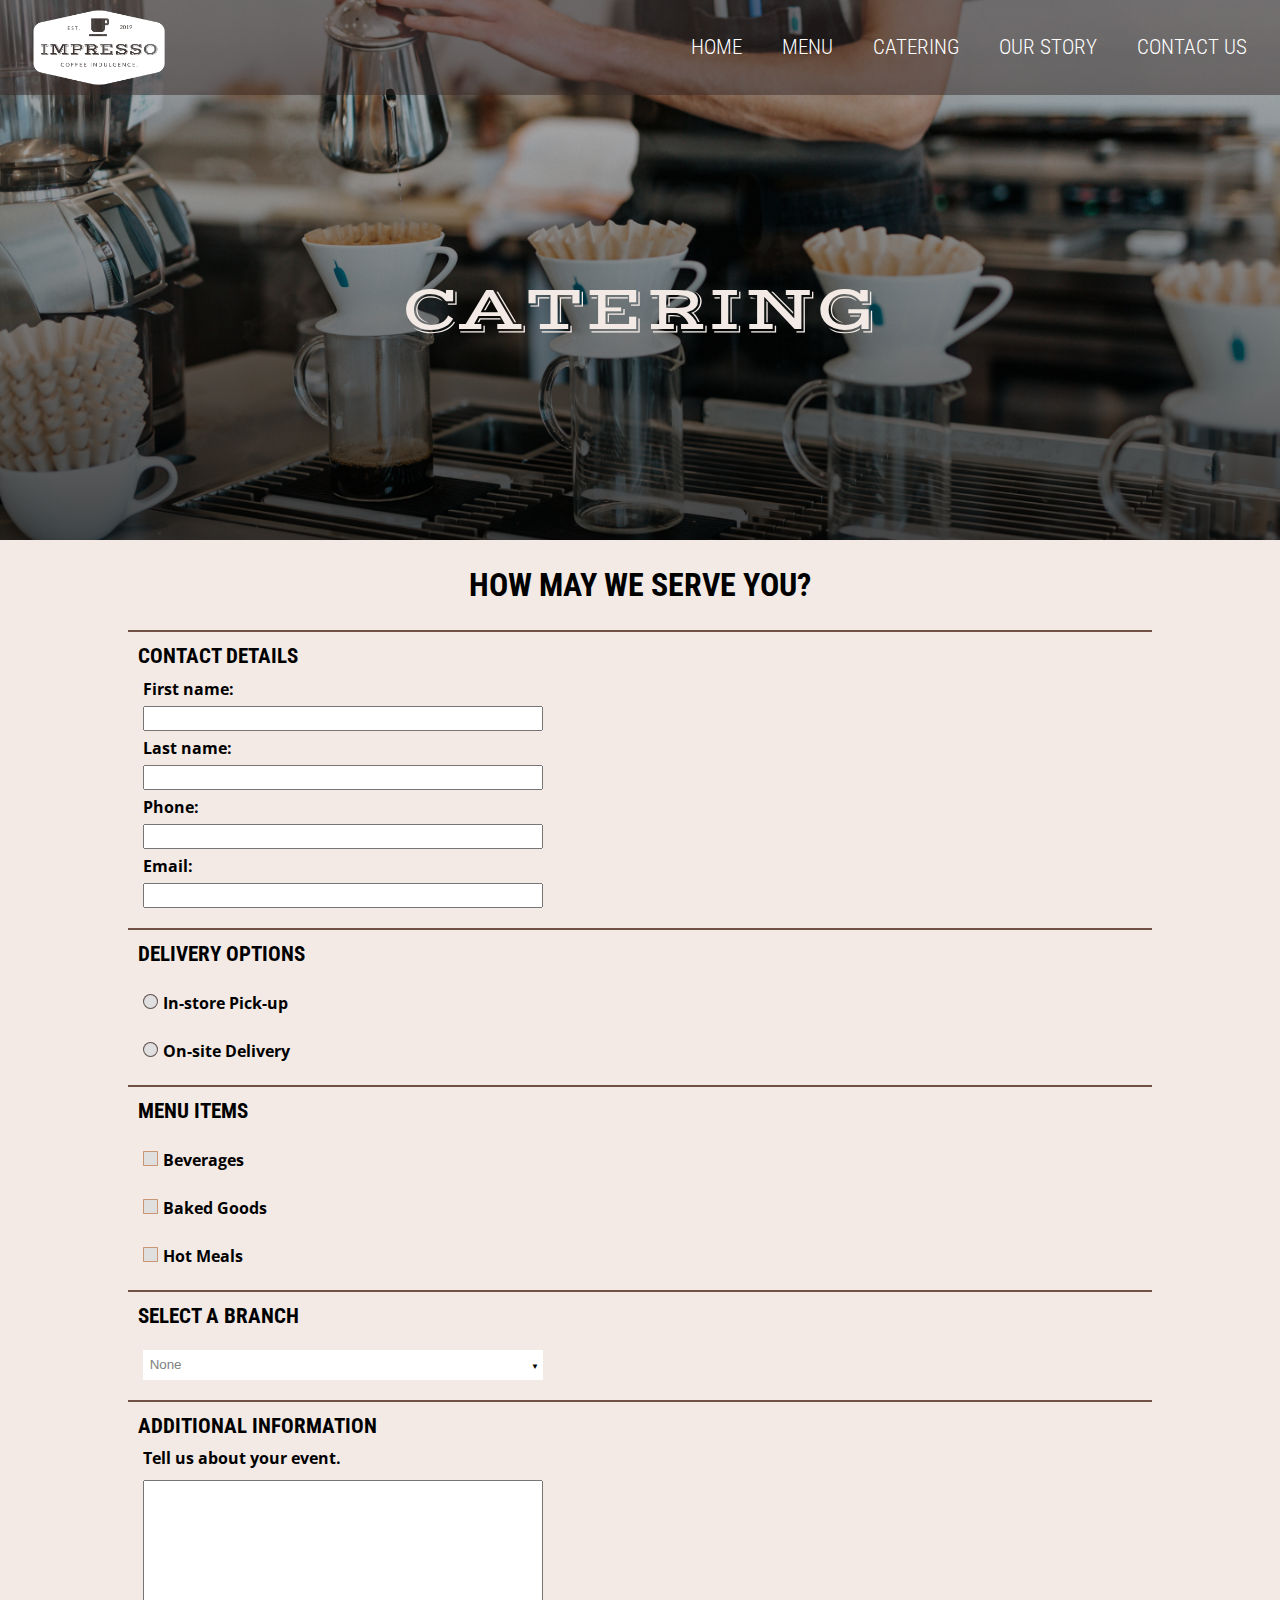
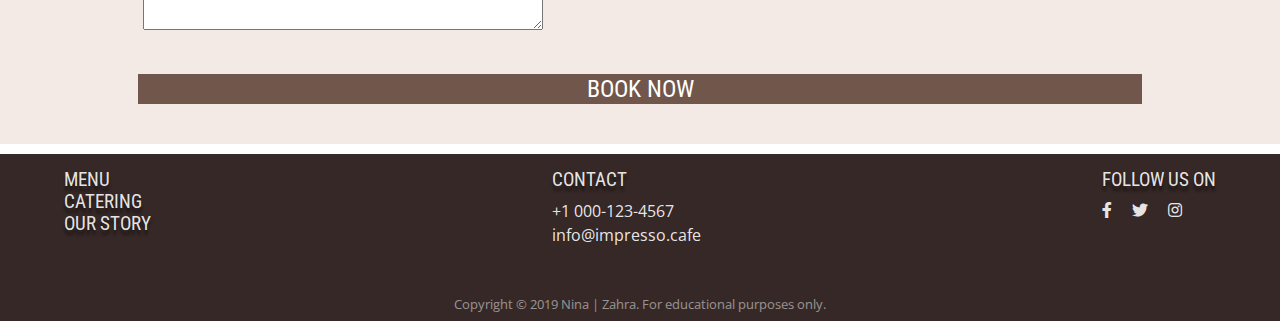
<file: catering.html>
<!DOCTYPE html>
<html lang="en">
<head>
    <meta charset="UTF-8">
    <meta name="viewport" content="width=device-width, initial-scale=1.0">
    <meta http-equiv="X-UA-Compatible" content="ie=edge">
    <!--FAVICON -->
    <link rel="apple-touch-icon-precomposed" sizes="57x57" href="images/favicons/apple-touch-icon-57x57.png" />
    <link rel="apple-touch-icon-precomposed" sizes="114x114" href="images/favicons/apple-touch-icon-114x114.png" />
    <link rel="apple-touch-icon-precomposed" sizes="72x72" href="images/favicons/apple-touch-icon-72x72.png" />
    <link rel="apple-touch-icon-precomposed" sizes="144x144" href="images/favicons/apple-touch-icon-144x144.png" />
    <link rel="apple-touch-icon-precomposed" sizes="60x60" href="images/favicons/apple-touch-icon-60x60.png" />
    <link rel="apple-touch-icon-precomposed" sizes="120x120" href="images/favicons/apple-touch-icon-120x120.png" />
    <link rel="apple-touch-icon-precomposed" sizes="76x76" href="images/favicons/apple-touch-icon-76x76.png" />
    <link rel="apple-touch-icon-precomposed" sizes="152x152" href="images/favicons/apple-touch-icon-152x152.png" />
    <link rel="icon" type="image/png" href="images/favicons/favicon-196x196.png" sizes="196x196" />
    <link rel="icon" type="image/png" href="images/favicons/favicon-96x96.png" sizes="96x96" />
    <link rel="icon" type="image/png" href="images/favicons/favicon-32x32.png" sizes="32x32" />
    <link rel="icon" type="image/png" href="images/favicons/favicon-16x16.png" sizes="16x16" />
    <link rel="icon" type="image/png" href="images/favicons/favicon-128.png" sizes="128x128" />
    <meta name="application-name" content="&nbsp;"/>
    <meta name="msapplication-TileColor" content="#FFFFFF" />
    <meta name="msapplication-TileImage" content="mstile-144x144.png" />
    <meta name="msapplication-square70x70logo" content="mstile-70x70.png" />
    <meta name="msapplication-square150x150logo" content="mstile-150x150.png" />
    <meta name="msapplication-wide310x150logo" content="mstile-310x150.png" />
    <meta name="msapplication-square310x310logo" content="mstile-310x310.png" />
    <!-- IMPORTS -->
    <link rel="stylesheet" href="styles/styles.css">
    <link rel="stylesheet" href="https://use.fontawesome.com/releases/v5.8.2/css/all.css">
    <!--TITLE-->
    <title>Catering</title>
</head>
<body class="fade-in">
    <div class="wrapper">
        <div class="catering-wrapper">
            <div class="nav-bar">
                <div class="logo">
                    <a class="mobile" href="index.html"><img src="images/impresso-logo-mug.png" alt="Logo of Impresso for mobile display"></a>
                    <a class="non-mobile" href="index.html"><img src="images/impresso-logo.png" alt="Logo of Impresso for screens larger than small mobile display"></a>
                </div><!--end of logo-->
                <button class="hamburger" id="hamburger">
                        <span class="hamburger-content">
                        <span class="text">Menu</span>
                        <span class="bar"></span>
                    </span><!-- end button-content -->
                </button>
                <div id="menu">
                    <nav>
                        <ul>
                            <li><a href="index.html">Home</a></li>
                            <li><a href="menu.html">Menu</a></li>
                            <li><a href="catering.html">Catering</a></li>
                            <li><a href="our-story.html">Our Story</a></li>
                            <li><a href="contact-us.html">Contact Us</a></li>
                        </ul>
                    </nav>
                </div><!--end of menu-->
            </div><!--end of nav bar-->
            <header>
                <h1 class="fade-up">Catering</h1>
                <div class="catering-bg"></div>
            </header>
            <section>
                <div class="catering-form">
                <h1 class="fade-up">How may we serve you?</h1>
                <form action="/" method="post">
                    <div class="person-details" id="field">
                        <h2>Contact Details</h2>
            
                        <div class="form-item">
                            <label for="firstname">First name: </label>
                            <input type="text" id="firstname" name="firstname">
                        </div><!-- end form-item -->
                    
                        <div class="form-item">
                            <label for="lastname">Last name: </label>
                            <input type="text" id="lastname" name="lastname">
                        </div><!-- end form-item -->

                        <div class="form-item">
                            <label for="phone">Phone: </label>
                            <input type="phone" id="phone" name="phone">
                        </div><!-- end form-item -->
            
                        <div class="form-item">
                            <label for="email">Email: </label>
                            <input type="email" id="email" name="email">
                        </div><!-- end form-item -->
                    </div>

                    <div class="delivery delivery-radio" id="field">
                        <h2>Delivery Options</h2>
            
                        <div class="form-item delivery">
                            <input type="radio" name="delivery-type" id="pick-up">
                            <label for="pick-up"><span>In-store Pick-up </span></label>
                        </div><!-- end form-item -->
                        
                        <div class="form-item delivery">
                            <input type="radio" name="delivery-type" id="delivery">
                            <label for="delivery"><span>On-site Delivery </span></label>
                        </div><!-- end form-item -->	
                    </div>

                    <div class="order" id="field">
                        <h2>Menu Items</h2>
            
                        <div class="form-item">
                            <input type="checkbox" name="catering-items" id="beverages">
                            <label for="beverages"><span>Beverages </span></label>
                        </div><!-- end form-item -->
                        
                        <div class="form-item">
                            <input type="checkbox" name="catering-items" id="baked-goods">
                            <label for="baked goods"><span>Baked Goods </span></label>
                        </div><!-- end form-item -->

                        <div class="form-item">
                            <input type="checkbox" name="catering-items" id="hot-meals">
                            <label for="hot meals"><span>Hot Meals </span></label>
                        </div><!-- end form-item -->
                    </div>
                    
                    <div class="branch" id="field">
                        <h2>Select a Branch</h2>
                        <br>
                        <div class="form-item">
                                <div class="select-wrap">
                                    <select name="branch" id="branch" class="form-item__element form-item__element--select">
                                        <option value="Any" selected>None</option>
                                        <option value="Kitsilano">Kitsilano</option>
                                        <option value="West End">West End</option>
                                        <option value="Olympic Village">Olympic Village</option>
                                    </select>
                                </div>
                        </div><!-- end form-item -->
                    </div>

                    <div class="feedback" id="field">
                        <h2>Additional Information</h2>
            
                        <div class="form-item">
                            <label for="comments">Tell us about your event.</label>
                            <textarea name="comments" id="comments"></textarea>
                        </div>
                    </div>
                    <div class="submit-button">
                        <input value="Book Now" type="submit" disabled="disabled">
                    </div>  
                </form>
            </div>
            </section>
        </div>
        <a href="#" class="return"><i class="fa fa-angle-up"></i></a>
        <footer>
            <div class="row row-footer">
                <!--one column-->
                <div class="three-col footer-main">
                    <a href="menu.html"><h3>Menu</h3></a>
                    <a href="catering.html"><h3>Catering</h3></a>
                    <a href="our-story.html"><h3>Our Story</h3></a>
                </div>
                <!--two column-->
                <div class="three-col">
                    <a href="contact-us.html"><h3>Contact</h3></a>
                    <p><a href="#">+1 000-123-4567</a></p>
                    <p><a href="#">info@impresso.cafe</a></p>
                </div>
                <!--three column-->
                <div class="three-col social">
                    <h3>Follow Us On</h3>
                    <ul>
                        <li><a href="#" class="social facebook"><i class="fab fa-facebook-f"></i></a></li>
                        <li><a href="#" class="social twitter"><i class="fab fa-twitter"></i></a></li>
                        <li><a href="#" class="social instagram"><i class="fab fa-instagram"></i></a></li>
                    </ul>
                </div>
            </div>
            <span><p>Copyright © 2019 Nina | Zahra. For educational purposes only.</p></span>
        </footer>
    </div>      
<!-- JS -->
<script src="scripts/jquery.js"></script>
<script src="scripts/script.js"></script>
</body>
</html>
</file>
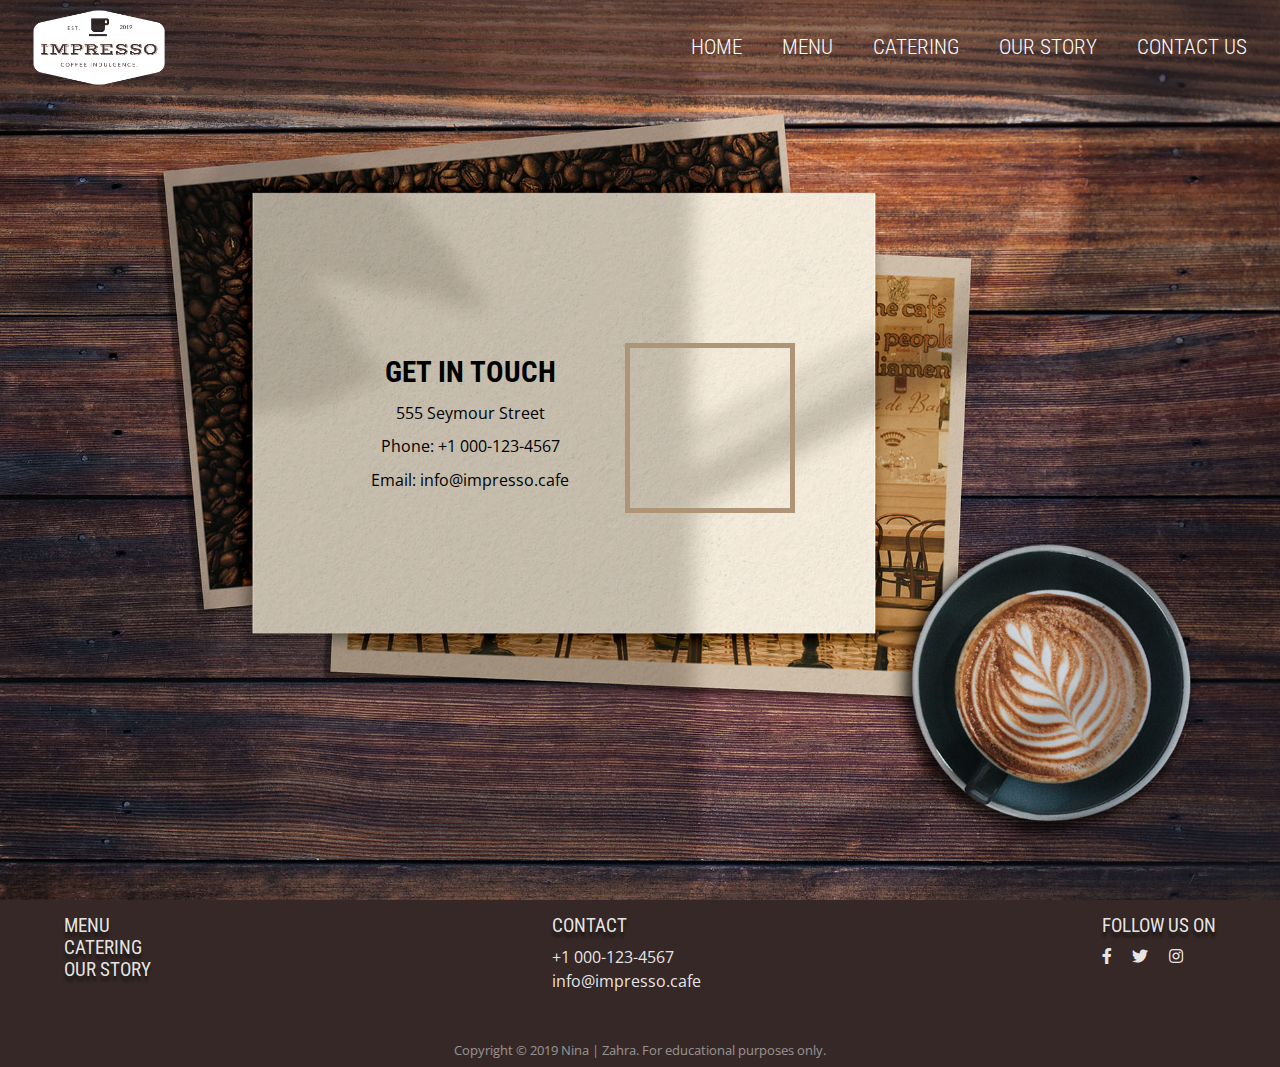
<file: contact-us.html>
<!DOCTYPE html>
<html lang="en">
<head>
    <meta charset="UTF-8">
    <meta name="viewport" content="width=device-width, initial-scale=1.0">
    <meta http-equiv="X-UA-Compatible" content="ie=edge">
    <!--FAVICON -->
    <link rel="apple-touch-icon-precomposed" sizes="57x57" href="images/favicons/apple-touch-icon-57x57.png" />
    <link rel="apple-touch-icon-precomposed" sizes="114x114" href="images/favicons/apple-touch-icon-114x114.png" />
    <link rel="apple-touch-icon-precomposed" sizes="72x72" href="images/favicons/apple-touch-icon-72x72.png" />
    <link rel="apple-touch-icon-precomposed" sizes="144x144" href="images/favicons/apple-touch-icon-144x144.png" />
    <link rel="apple-touch-icon-precomposed" sizes="60x60" href="images/favicons/apple-touch-icon-60x60.png" />
    <link rel="apple-touch-icon-precomposed" sizes="120x120" href="images/favicons/apple-touch-icon-120x120.png" />
    <link rel="apple-touch-icon-precomposed" sizes="76x76" href="images/favicons/apple-touch-icon-76x76.png" />
    <link rel="apple-touch-icon-precomposed" sizes="152x152" href="images/favicons/apple-touch-icon-152x152.png" />
    <link rel="icon" type="image/png" href="images/favicons/favicon-196x196.png" sizes="196x196" />
    <link rel="icon" type="image/png" href="images/favicons/favicon-96x96.png" sizes="96x96" />
    <link rel="icon" type="image/png" href="images/favicons/favicon-32x32.png" sizes="32x32" />
    <link rel="icon" type="image/png" href="images/favicons/favicon-16x16.png" sizes="16x16" />
    <link rel="icon" type="image/png" href="images/favicons/favicon-128.png" sizes="128x128" />
    <meta name="application-name" content="&nbsp;"/>
    <meta name="msapplication-TileColor" content="#FFFFFF" />
    <meta name="msapplication-TileImage" content="mstile-144x144.png" />
    <meta name="msapplication-square70x70logo" content="mstile-70x70.png" />
    <meta name="msapplication-square150x150logo" content="mstile-150x150.png" />
    <meta name="msapplication-wide310x150logo" content="mstile-310x150.png" />
    <meta name="msapplication-square310x310logo" content="mstile-310x310.png" />
    <!-- IMPORTS -->
    <link rel="stylesheet" href="styles/bootstrap.min.css">
    <link rel="stylesheet" href="styles/styles.css">
    <link rel="stylesheet" href="https://use.fontawesome.com/releases/v5.8.2/css/all.css">
    <!--TITLE-->
    <title>Contact Us</title>
</head>
</head>
<body class="fade-in">
    <div class="wrapper">
        <div class="contact-page">
                <div class="nav-bar">
                    <div class="logo">
                        <a class="mobile" href="index.html"><img src="images/impresso-logo-mug.png" alt="Logo of Impresso for mobile display"></a>
                        <a class="non-mobile" href="index.html"><img src="images/impresso-logo.png" alt="Logo of Impresso for screens larger than small mobile display"></a>
                    </div><!--end of logo-->
                    <button class="hamburger" id="hamburger">
                            <span class="hamburger-content">
                            <span class="text">Menu</span>
                            <span class="bar"></span>
                        </span><!-- end button-content -->
                    </button>
                    <div id="menu">
                        <nav>
                            <ul>
                                <li><a href="index.html">Home</a></li>
                                <li><a href="menu.html">Menu</a></li>
                                <li><a href="catering.html">Catering</a></li>
                                <li><a href="our-story.html">Our Story</a></li>
                                <li><a href="contact-us.html">Contact Us</a></li>
                            </ul>
                        </nav>
                    </div><!--end of menu-->
                </div><!--end of nav bar-->
        <main>
            <div class="contact-main">
            <div class="contact-info">
                <!-- <div class="info-item"> -->
                    <h2 class="fade-up">Get in touch</h2>
                    <div class="fade-up">
                        <p class="address">555 Seymour Street</p>
                        <p class="phone">Phone: +1 000-123-4567</p>
                        <p class="email">Email: info@impresso.cafe</p>
                    </div>
                <!-- </div>end of info item -->
                </div><!--end of contact-info-->
            <div class="map-container">
            <div class="map fade-up">
                <iframe src="https://www.google.com/maps/embed?pb=!1m18!1m12!1m3!1d10410.510935228122!2d-123.12398810290156!3d49.283450770919906!2m3!1f0!2f0!3f0!3m2!1i1024!2i768!4f13.1!3m3!1m2!1s0x54867178c6f02ee1%3A0xb4e03bf432e66714!2sBCIT%20Downtown%20Campus!5e0!3m2!1sen!2sca!4v1574272980405!5m2!1sen!2sca"  allowfullscreen=""></iframe>            </div> <!--end of map-->
        </div><!--end of map-container-->
        </div><!--end of contact main-->
        </main>
    </div><!--end of contact page-->
    <a href="#" class="return"><i class="fa fa-angle-up"></i></a>
        <footer>
            <div class="row row-footer">
                <!--one column-->
                <div class="three-col footer-main">
                    <a href="menu.html"><h3>Menu</h3></a>
                    <a href="catering.html"><h3>Catering</h3></a>
                    <a href="our-story.html"><h3>Our Story</h3></a>
                </div>
                <!--two column-->
                <div class="three-col">
                    <a href="contact-us.html"><h3>Contact</h3></a>
                    <p><a href="#">+1 000-123-4567</a></p>
                    <p><a href="#">info@impresso.cafe</a></p>
                </div>
                <!--three column-->
                <div class="three-col social">
                    <h3>Follow Us On</h3>
                    <ul>
                        <li><a href="#" class="social facebook"><i class="fab fa-facebook-f"></i></a></li>
                        <li><a href="#" class="social twitter"><i class="fab fa-twitter"></i></a></li>
                        <li><a href="#" class="social instagram"><i class="fab fa-instagram"></i></a></li>
                    </ul>
                </div>
            </div>
            <span><p>Copyright © 2019 Nina | Zahra. For educational purposes only.</p></span>
        </footer>
    </div>      
<!-- JS -->
<script src="scripts/jquery.js"></script>
<script src="scripts/script.js"></script>  
</body>
</html>
</file>
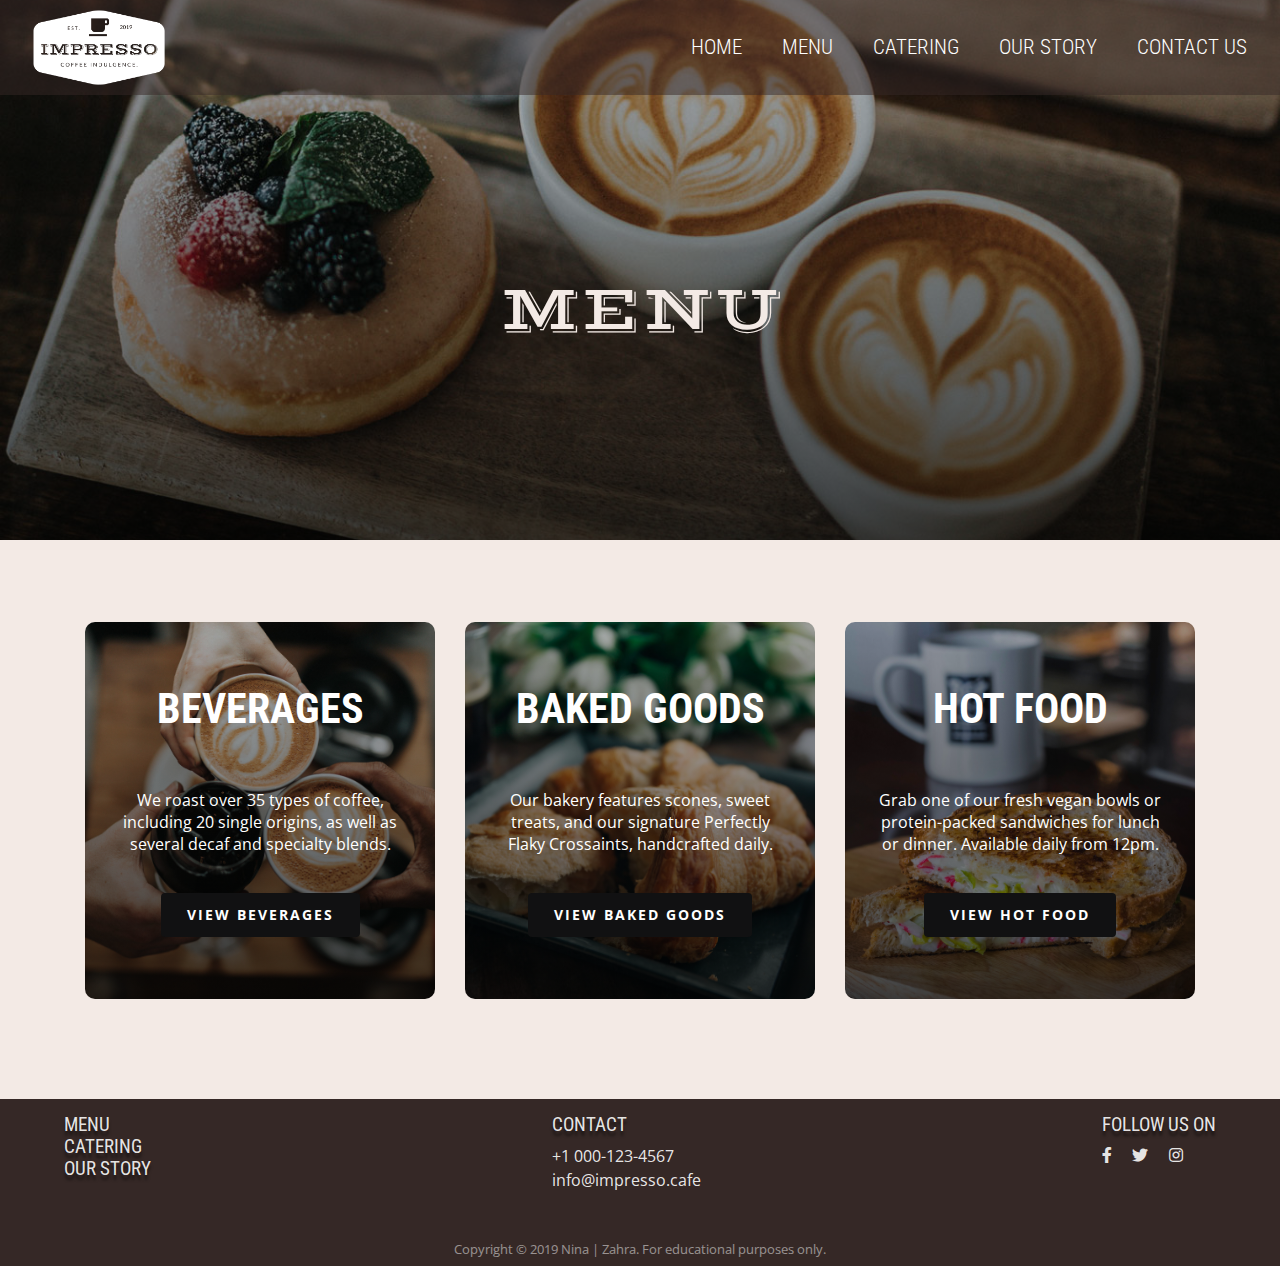
<file: menu.html>
<!DOCTYPE html>
<html lang="en">
<head>
    <meta charset="UTF-8">
    <meta name="viewport" content="width=device-width, initial-scale=1.0">
    <meta http-equiv="X-UA-Compatible" content="ie=edge">
    <!--FAVICON -->
    <link rel="apple-touch-icon-precomposed" sizes="57x57" href="images/favicons/apple-touch-icon-57x57.png" />
    <link rel="apple-touch-icon-precomposed" sizes="114x114" href="images/favicons/apple-touch-icon-114x114.png" />
    <link rel="apple-touch-icon-precomposed" sizes="72x72" href="images/favicons/apple-touch-icon-72x72.png" />
    <link rel="apple-touch-icon-precomposed" sizes="144x144" href="images/favicons/apple-touch-icon-144x144.png" />
    <link rel="apple-touch-icon-precomposed" sizes="60x60" href="images/favicons/apple-touch-icon-60x60.png" />
    <link rel="apple-touch-icon-precomposed" sizes="120x120" href="images/favicons/apple-touch-icon-120x120.png" />
    <link rel="apple-touch-icon-precomposed" sizes="76x76" href="images/favicons/apple-touch-icon-76x76.png" />
    <link rel="apple-touch-icon-precomposed" sizes="152x152" href="images/favicons/apple-touch-icon-152x152.png" />
    <link rel="icon" type="image/png" href="images/favicons/favicon-196x196.png" sizes="196x196" />
    <link rel="icon" type="image/png" href="images/favicons/favicon-96x96.png" sizes="96x96" />
    <link rel="icon" type="image/png" href="images/favicons/favicon-32x32.png" sizes="32x32" />
    <link rel="icon" type="image/png" href="images/favicons/favicon-16x16.png" sizes="16x16" />
    <link rel="icon" type="image/png" href="images/favicons/favicon-128.png" sizes="128x128" />
    <meta name="application-name" content="&nbsp;"/>
    <meta name="msapplication-TileColor" content="#FFFFFF" />
    <meta name="msapplication-TileImage" content="mstile-144x144.png" />
    <meta name="msapplication-square70x70logo" content="mstile-70x70.png" />
    <meta name="msapplication-square150x150logo" content="mstile-150x150.png" />
    <meta name="msapplication-wide310x150logo" content="mstile-310x150.png" />
    <meta name="msapplication-square310x310logo" content="mstile-310x310.png" />
    <!-- IMPORTS -->
    <link rel="stylesheet" href="styles/bootstrap.min.css">
    <link rel="stylesheet" href="styles/styles.css">
    <link rel="stylesheet" href="https://use.fontawesome.com/releases/v5.8.2/css/all.css">
    <!--TITLE-->
    <title>Menu</title>
</head>
<body class="fade-in">
    <div class="wrapper menu-wrapper">
        <div class="nav-bar">
            <div class="logo">
                <a class="mobile" href="index.html"><img src="images/impresso-logo-mug.png" alt="Logo of Impresso for mobile display"></a>
                <a class="non-mobile" href="index.html"><img src="images/impresso-logo.png" alt="Logo of Impresso for screens larger than small mobile display"></a>
            </div><!--end of logo-->
            <button class="hamburger" id="hamburger">
                    <span class="hamburger-content">
                    <span class="text">Menu</span>
                    <span class="bar"></span>
                </span><!-- end button-content -->
            </button>
            <div id="menu">
                <nav>
                    <ul>
                        <li><a href="index.html">Home</a></li>
                        <li><a href="menu.html">Menu</a></li>
                        <li><a href="catering.html">Catering</a></li>
                        <li><a href="our-story.html">Our Story</a></li>
                        <li><a href="contact-us.html">Contact Us</a></li>
                    </ul>
                </nav>
            </div><!--end of menu-->
        </div><!--end of nav bar-->

        <header>
            <h1 class="fade-up">Menu</h1>
            <div class="menu-bg"></div>
        </header>

        <section id="menu">
          <div class="container">
            <div class="row row-menu">
              
              <div class="col-md-4 col-sm-6 fade-up">
                <div class="menu-plan menu-plan-bg beverages">
                  <div class="menu-type">
                    <h2>Beverages</h2>
                  </div>
                  <div class="menu-title">
                  </div>
                  <p>We roast over 35 types of coffee, including 20 single origins, as well as several decaf and specialty blends.</p>
                  <button class="btn btn-default section-btn">View Beverages</button>
                </div>
              </div>
        
              <div class="col-md-4 col-sm-6 fade-up">
                <div class="menu-plan menu-plan-bg baked-goods">
                  <div class="menu-type">
                    <h2>Baked Goods</h2>
                  </div>
                  <div class="menu-title">
                  </div>
                  <p>Our bakery features scones, sweet treats, and our signature Perfectly Flaky Crossaints, handcrafted daily.</p>
                  <button class="btn btn-default section-btn">View Baked Goods</button>
                </div>
              </div>
        
              <div class="col-md-4 col-sm-6 fade-up">
                <div class="menu-plan menu-plan-bg hot-food">
                  <div class="menu-type">
                    <h2>Hot Food</h2>
                  </div>
                  <div class="menu-title">
                  </div>
                  <p>Grab one of our fresh vegan bowls or protein-packed sandwiches for lunch or dinner. Available daily from 12pm.</p>
                  <button class="btn btn-default section-btn">View Hot Food</button>
                </div>
              </div>
        
            </div>
          </div>
        </section>

<a href="#" class="return"><i class="fa fa-angle-up"></i></a>
        <footer>
            <div class="row row-footer">
                <!--one column-->
                <div class="three-col footer-main">
                    <a href="menu.html"><h3>Menu</h3></a>
                    <a href="catering.html"><h3>Catering</h3></a>
                    <a href="our-story.html"><h3>Our Story</h3></a>
                </div>
                <!--two column-->
                <div class="three-col">
                    <a href="contact-us.html"><h3>Contact</h3></a>
                    <p><a href="#">+1 000-123-4567</a></p>
                    <p><a href="#">info@impresso.cafe</a></p>
                </div>
                <!--three column-->
                <div class="three-col social">
                    <h3>Follow Us On</h3>
                    <ul>
                        <li><a href="#" class="social facebook"><i class="fab fa-facebook-f"></i></a></li>
                        <li><a href="#" class="social twitter"><i class="fab fa-twitter"></i></a></li>
                        <li><a href="#" class="social instagram"><i class="fab fa-instagram"></i></a></li>
                    </ul>
                </div>
            </div>
            <span><p>Copyright © 2019 Nina | Zahra. For educational purposes only.</p></span>
        </footer>
    </div>      
<!-- JS -->
<script src="scripts/jquery.js"></script>
<script src="scripts/script.js"></script>
<script src="scripts/bootstrap.min.js"></script>
<script src="scripts/smoothscroll.js"></script>   
</body>
</html>
</file>
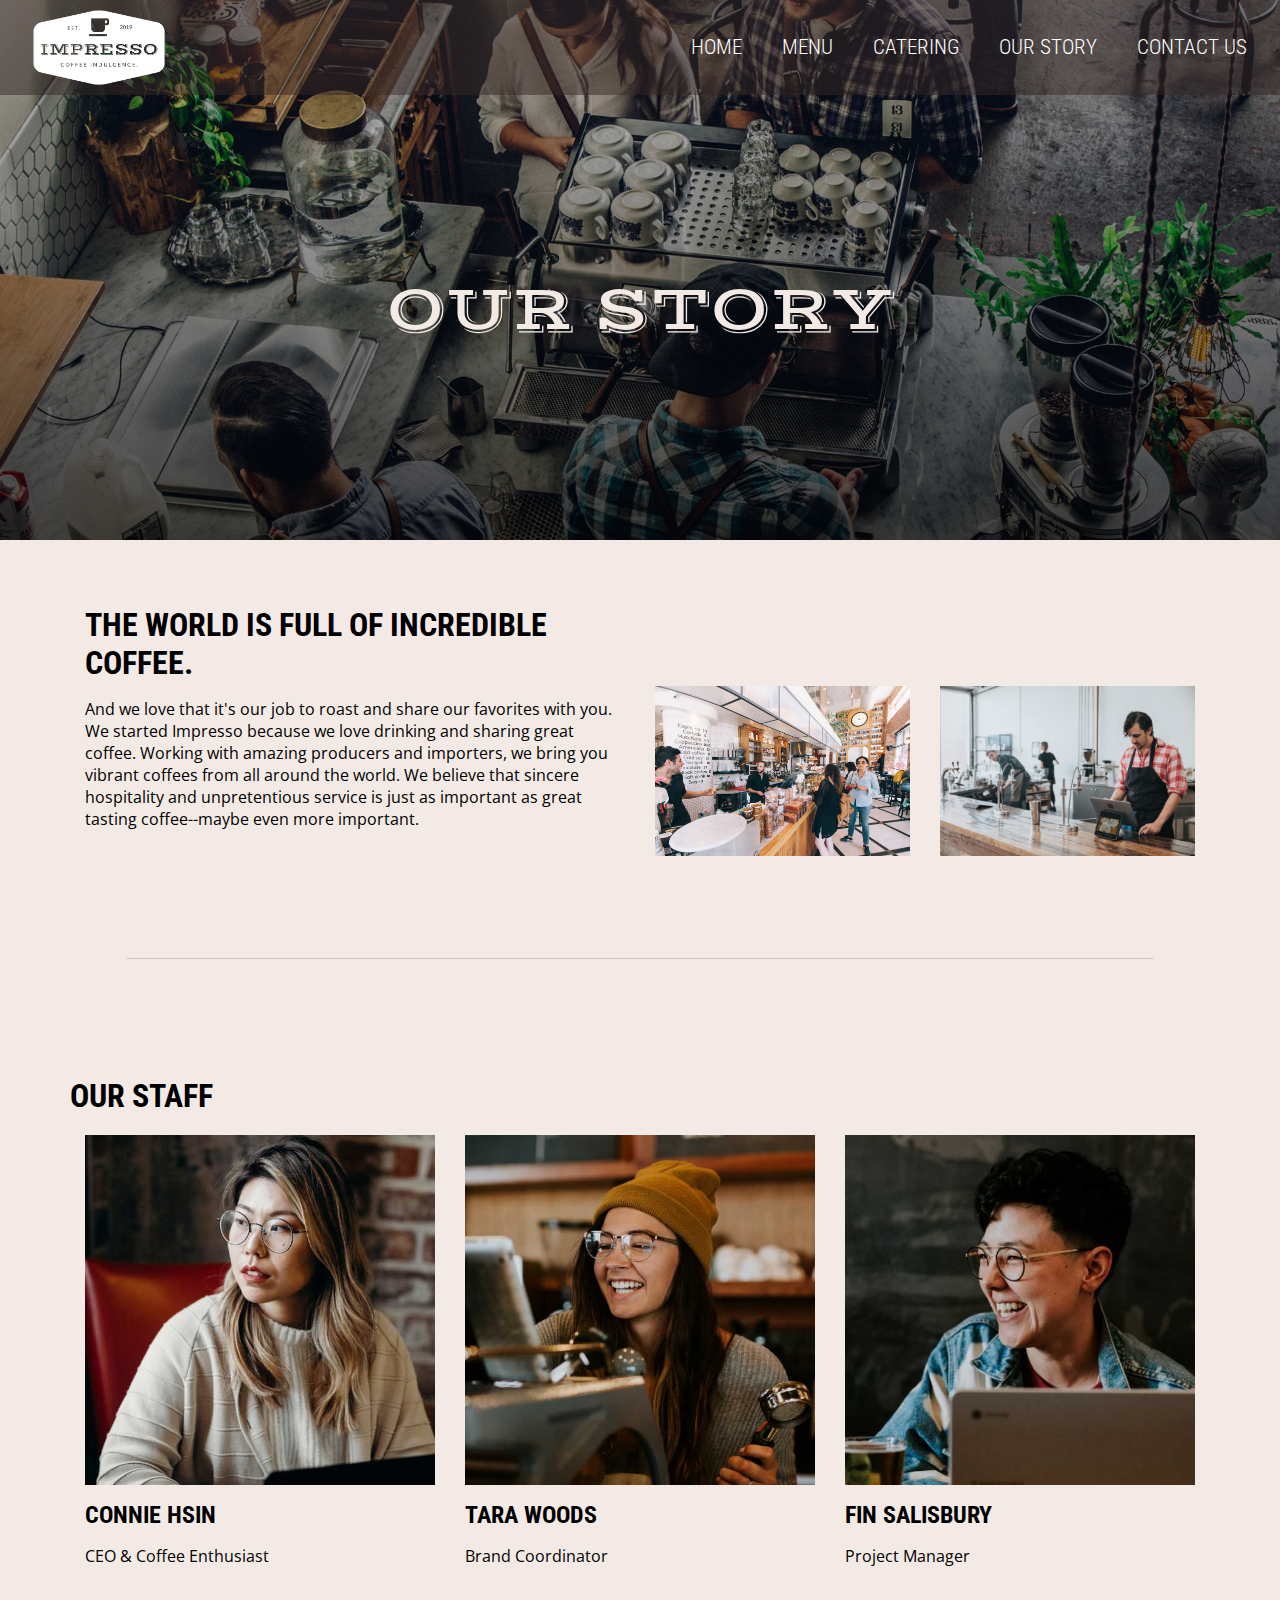
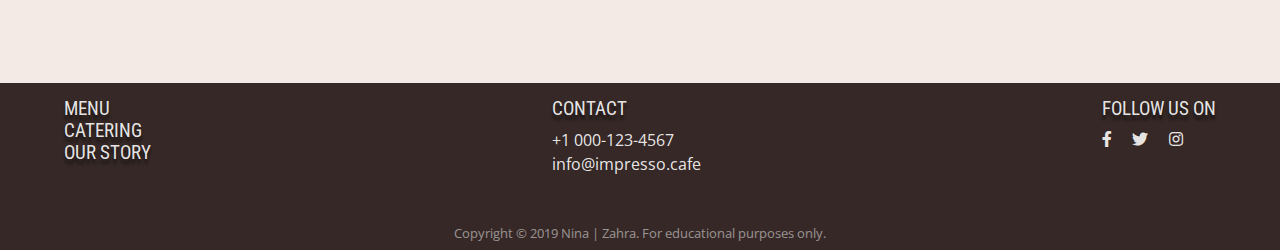
<file: our-story.html>
<!DOCTYPE html>
<html lang="en">
<head>
    <meta charset="UTF-8">
    <meta name="viewport" content="width=device-width, initial-scale=1.0">
    <meta http-equiv="X-UA-Compatible" content="ie=edge">
    <!--FAVICON -->
    <link rel="apple-touch-icon-precomposed" sizes="57x57" href="images/favicons/apple-touch-icon-57x57.png" />
    <link rel="apple-touch-icon-precomposed" sizes="114x114" href="images/favicons/apple-touch-icon-114x114.png" />
    <link rel="apple-touch-icon-precomposed" sizes="72x72" href="images/favicons/apple-touch-icon-72x72.png" />
    <link rel="apple-touch-icon-precomposed" sizes="144x144" href="images/favicons/apple-touch-icon-144x144.png" />
    <link rel="apple-touch-icon-precomposed" sizes="60x60" href="images/favicons/apple-touch-icon-60x60.png" />
    <link rel="apple-touch-icon-precomposed" sizes="120x120" href="images/favicons/apple-touch-icon-120x120.png" />
    <link rel="apple-touch-icon-precomposed" sizes="76x76" href="images/favicons/apple-touch-icon-76x76.png" />
    <link rel="apple-touch-icon-precomposed" sizes="152x152" href="images/favicons/apple-touch-icon-152x152.png" />
    <link rel="icon" type="image/png" href="images/favicons/favicon-196x196.png" sizes="196x196" />
    <link rel="icon" type="image/png" href="images/favicons/favicon-96x96.png" sizes="96x96" />
    <link rel="icon" type="image/png" href="images/favicons/favicon-32x32.png" sizes="32x32" />
    <link rel="icon" type="image/png" href="images/favicons/favicon-16x16.png" sizes="16x16" />
    <link rel="icon" type="image/png" href="images/favicons/favicon-128.png" sizes="128x128" />
    <meta name="application-name" content="&nbsp;"/>
    <meta name="msapplication-TileColor" content="#FFFFFF" />
    <meta name="msapplication-TileImage" content="mstile-144x144.png" />
    <meta name="msapplication-square70x70logo" content="mstile-70x70.png" />
    <meta name="msapplication-square150x150logo" content="mstile-150x150.png" />
    <meta name="msapplication-wide310x150logo" content="mstile-310x150.png" />
    <meta name="msapplication-square310x310logo" content="mstile-310x310.png" />
    <!-- IMPORTS -->
    <link rel="stylesheet" href="styles/bootstrap.min.css">
    <link rel="stylesheet" href="styles/styles.css">
    <link rel="stylesheet" href="https://use.fontawesome.com/releases/v5.8.2/css/all.css">
    <!--TITLE-->
    <title>Our Story</title>
</head>
<body class="fade-in">
    <div class="wrapper about-wrapper">
        <div class="nav-bar">
            <div class="logo">
                <a class="mobile" href="index.html"><img src="images/impresso-logo-mug.png" alt="Logo of Impresso for mobile display"></a>
                <a class="non-mobile" href="index.html"><img src="images/impresso-logo.png" alt="Logo of Impresso for screens larger than small mobile display"></a>
            </div><!--end of logo-->
            <button class="hamburger" id="hamburger">
                    <span class="hamburger-content">
                    <span class="text">Menu</span>
                    <span class="bar"></span>
                </span><!-- end button-content -->
            </button>
            <div id="menu">
                <nav>
                    <ul>
                        <li><a href="index.html">Home</a></li>
                        <li><a href="menu.html">Menu</a></li>
                        <li><a href="catering.html">Catering</a></li>
                        <li><a href="our-story.html">Our Story</a></li>
                        <li><a href="contact-us.html">Contact Us</a></li>
                    </ul>
                </nav>
            </div><!--end of menu-->
        </div><!--end of nav bar-->

        <header>
            <h1 class="fade-up">Our Story</h1>
            <div class="about-bg"></div>
        </header>

        <section id="about">
            <div class="container">
              <div class="row row-about">
          
                 <div class="col-md-6 col-sm-12 fade-up">
                  <div class="section-title">
                    <h1>The world is full of incredible coffee.</h1>
                  </div>
                    <p>And we love that it's our job to roast and share our favorites with you. We started Impresso because we love drinking and sharing great coffee. Working with amazing producers and importers, we bring you vibrant coffees from all around the world. We believe that sincere hospitality and unpretentious service is just as important as great tasting coffee--maybe even more important.</p>
                </div>
          
                 <div class="col-md-3 col-sm-6 fade-up">
                  <img src="images/about-1.jpg" class="img-responsive about-top" alt="about">
                </div>
          
                <div class="col-md-3 col-sm-6 fade-up">
                  <img src="images/about-2.jpg" class="img-responsive about-top" alt="about">
                </div>
          
                <div class="clearfix col-md-12 col-sm-12">
                        <hr>
                </div>

                    <div class="section-title staff">
                        <h1>Our Staff</h1>
                    </div>

                    <div class="col-md-4 col-sm-4 fade-up">
                        <div class="about-thumb">
                        <img src="images/team-1.jpg" class="img-responsive" alt="Team">
                            <div class="about-overlay">
                            <div class="about-item">
                                <ul class="social-icon">
                                    <li><a href="#" class="fab fa-facebook-f"></a></li>
                                    <li><a href="#" class="fab fa-twitter"></a></li>
                                    <li><a href="#" class="fab fa-instagram"></a></li>
                                </ul>
                            </div>
                            </div>
                        </div>
                        <h2>Connie Hsin</h2>
                        <p>CEO & Coffee Enthusiast</p>
                    </div>
            
                    <div class="col-md-4 col-sm-4 fade-up">
                        <div class="about-thumb">
                        <img src="images/team-2.jpg" class="img-responsive" alt="Team">
                            <div class="about-overlay">
                            <div class="about-item">
                                <ul class="social-icon">
                                    <li><a href="#" class="fab fa-facebook-f"></a></li>
                                    <li><a href="#" class="fab fa-twitter"></a></li>
                                    <li><a href="#" class="fab fa-instagram"></a></li>
                                </ul>
                            </div>
                            </div>
                        </div>
                        <h2>Tara Woods</h2>
                        <p>Brand Coordinator</p>
                    </div>
            
                    <div class="col-md-4 col-sm-4 fade-up">
                        <div class="about-thumb">
                        <img src="images/team-3.jpg" class="img-responsive" alt="Team">
                            <div class="about-overlay">
                            <div class="about-item">
                                <ul class="social-icon">
                                    <li><a href="#" class="fab fa-facebook-f"></a></li>
                                    <li><a href="#" class="fab fa-twitter"></a></li>
                                    <li><a href="#" class="fab fa-instagram"></a></li>
                                </ul>
                            </div>
                            </div>
                        </div>
                        <h2>Fin Salisbury</h2>
                        <p>Project Manager</p>
                    </div>
          
            </div>
        </div>
      </section>
      
        <a href="#" class="return"><i class="fa fa-angle-up"></i></a>
        <footer>
            <div class="row row-footer">
                <!--one column-->
                <div class="three-col footer-main">
                    <a href="menu.html"><h3>Menu</h3></a>
                    <a href="catering.html"><h3>Catering</h3></a>
                    <a href="our-story.html"><h3>Our Story</h3></a>
                </div>
                <!--two column-->
                <div class="three-col">
                    <a href="contact-us.html"><h3>Contact</h3></a>
                    <p><a href="#">+1 000-123-4567</a></p>
                    <p><a href="#">info@impresso.cafe</a></p>
                </div>
                <!--three column-->
                <div class="three-col social">
                    <h3>Follow Us On</h3>
                    <ul>
                        <li><a href="#" class="social facebook"><i class="fab fa-facebook-f"></i></a></li>
                        <li><a href="#" class="social twitter"><i class="fab fa-twitter"></i></a></li>
                        <li><a href="#" class="social instagram"><i class="fab fa-instagram"></i></a></li>
                    </ul>
                </div>
            </div>
            <span><p>Copyright © 2019 Nina | Zahra. For educational purposes only.</p></span>
        </footer>
    </div>      
<!-- JS -->
<script src="scripts/jquery.js"></script>
<script src="scripts/script.js"></script>
<script src="scripts/bootstrap.min.js"></script>
<script src="scripts/smoothscroll.js"></script> 
</body>      
</body>
</html>
</file>
<file: styles/styles.css>
@charset "UTF-8";
@import url("https://fonts.googleapis.com/css?family=Open+Sans:300|Roboto+Condensed:300,400,700|Vast+Shadow&display=swap");
html {
  -webkit-box-sizing: border-box;
          box-sizing: border-box;
  scroll-behavior: smooth;
  -webkit-overflow-scrolling: touch;
}

*, *:before, *:after {
  -webkit-box-sizing: inherit;
          box-sizing: inherit;
}

* {
  outline: none;
}

table {
  border-collapse: collapse;
  border-spacing: 0;
}

body, h1, h2, h3, ul {
  margin: 0;
  padding: 0;
}

a {
  text-decoration: none;
  color: inherit;
}

li {
  list-style: none;
}

.fade-in {
  animation: fadeIn ease 3s;
  -webkit-animation: fadeIn ease 3s;
  -moz-animation: fadeIn ease 3s;
}

@keyframes fadeIn {
  0% {
    opacity: 0.3;
  }
  100% {
    opacity: 1;
  }
}

@-webkit-keyframes fadeIn {
  0% {
    opacity: 0;
  }
  100% {
    opacity: 1;
  }
}

.fade-up {
  animation: fadeInUp ease 1s;
  -webkit-animation: fadeInUp ease 1s;
  -moz-animation: fadeInUp ease 1s;
}

@-webkit-keyframes fadeInUp {
  0% {
    -webkit-transform: translate3d(0, 100%, 0);
    opacity: 0;
    transform: translate3d(0, 100%, 0);
  }
  100% {
    -webkit-transform: translateZ(0);
    opacity: 1;
    transform: translateZ(0);
  }
}

@keyframes fadeInUp {
  0% {
    -webkit-transform: translate3d(0, 100%, 0);
    opacity: 0;
    transform: translate3d(0, 100%, 0);
  }
  100% {
    -webkit-transform: translateZ(0);
    opacity: 1;
    transform: translateZ(0);
  }
}

@-webkit-keyframes slideInFromLeft {
  0% {
    -webkit-transform: translateX(-100%);
            transform: translateX(-100%);
  }
  100% {
    -webkit-transform: translateX(0);
            transform: translateX(0);
  }
}

@keyframes slideInFromLeft {
  0% {
    -webkit-transform: translateX(-100%);
            transform: translateX(-100%);
  }
  100% {
    -webkit-transform: translateX(0);
            transform: translateX(0);
  }
}

body {
  overflow-x: hidden;
}

h1, h2, li {
  font-family: "Roboto Condensed", sans-serif;
  text-transform: uppercase;
}

h1, h2 {
  font-weight: bold;
}

h3, p, a, label {
  font-family: "Open Sans", sans-serif;
}

.nav-bar {
  position: absolute;
  top: 0;
  left: 0;
  width: 100%;
  z-index: 100;
  display: -webkit-box;
  display: -ms-flexbox;
  display: flex;
  -ms-flex-wrap: wrap;
      flex-wrap: wrap;
  -webkit-box-pack: justify;
      -ms-flex-pack: justify;
          justify-content: space-between;
  -webkit-box-align: center;
      -ms-flex-align: center;
          align-items: center;
  background-color: rgba(53, 40, 38, 0.5);
  padding: 0;
  -webkit-transition: all 0.25s ease-in-out;
  transition: all 0.25s ease-in-out;
}

@media (min-width: 850px) {
  .nav-bar {
    padding: 0.3rem 0.8rem;
  }
}

.nav-bar .non-mobile img {
  display: none;
}

@media (min-width: 670px) {
  .nav-bar .non-mobile img {
    display: block;
  }
}

.nav-bar .mobile img {
  display: block;
}

@media (min-width: 670px) {
  .nav-bar .mobile img {
    display: none;
  }
}

.nav-bar .logo img {
  height: 40px;
  margin: 5px 10px 5px 20px;
}

@media (min-width: 670px) {
  .nav-bar .logo img {
    height: 60px;
  }
}

@media (min-width: 850px) {
  .nav-bar .logo img {
    height: 70px;
  }
}

@media (min-width: 1250px) {
  .nav-bar .logo img {
    height: 75px;
  }
}

.nav-bar .logo {
  -webkit-box-flex: 1;
      -ms-flex: 1;
          flex: 1;
}

.hamburger {
  display: block;
  width: 30px;
  background-color: transparent;
  border: none;
  padding: 0;
  margin: 10px 20px;
  cursor: pointer;
}

.hamburger .hamburger-content {
  display: block;
  color: white;
  height: 24px;
}

.hamburger .text {
  margin: -1px;
  padding: 0;
  width: 1px;
  height: 1px;
  overflow: hidden;
  clip: rect(0 0 0 0);
  clip: rect(0, 0, 0, 0);
  position: absolute;
}

.hamburger .bar {
  display: block;
  height: 3px;
  background-color: white;
  width: 100%;
  position: relative;
  top: 10px;
  -webkit-transition: all 0.3s ease-in-out;
  transition: all 0.3s ease-in-out;
}

.show .hamburger .bar {
  background-color: transparent;
}

.hamburger .bar:after {
  content: "";
  width: 100%;
  height: 3px;
  top: 10px;
  left: 0;
  background-color: white;
  position: absolute;
  -webkit-transition: all 0.3s ease-in-out;
  transition: all 0.3s ease-in-out;
}

.show .hamburger .bar:after {
  top: 0;
  -webkit-transform: rotate(45deg);
          transform: rotate(45deg);
}

.hamburger .bar:before {
  content: "";
  width: 100%;
  height: 3px;
  top: -10px;
  left: 0;
  background-color: white;
  position: absolute;
  -webkit-transition: all 0.3s ease-in-out;
  transition: all 0.3s ease-in-out;
}

.show .hamburger .bar:before {
  top: 0;
  -webkit-transform: rotate(-45deg);
          transform: rotate(-45deg);
}

.hamburger:focus,
.hamburger .hamburger-content:focus {
  outline: none;
}

.hamburger:focus .hamburger-content {
  outline: 5px solid white;
}

@media (min-width: 670px) {
  .hamburger {
    display: none;
  }
}

nav {
  max-height: 0;
  position: absolute;
  top: 100%;
  left: 0;
  right: 0;
  overflow: hidden;
}

nav a {
  display: block;
  padding: 20px;
  color: white;
  line-height: 1;
  font-family: "Roboto Condensed", sans-serif;
  font-weight: 300;
  text-decoration: none;
  outline: none;
}

nav a:hover, nav a:focus, nav a:active {
  background-color: rgba(78, 60, 57, 0.886);
  border-bottom: 1px solid rgba(255, 255, 255, 0);
  -webkit-transition: all 0.25s ease-in-out;
  transition: all 0.25s ease-in-out;
}

nav ul {
  margin: 0;
  padding: 0;
  line-height: 1;
  list-style: none;
  background-color: rgba(53, 40, 38, 0.5);
}

.show nav {
  max-height: 1000px;
}

nav ul {
  -webkit-transform: translateY(-100%);
          transform: translateY(-100%);
  -webkit-transition: all .3s linear;
  transition: all .3s linear;
}

.show nav ul {
  -webkit-transform: translateY(0);
          transform: translateY(0);
}

@media (min-width: 670px) {
  nav {
    position: unset;
    max-height: 100%;
    overflow: unset;
  }
  nav ul {
    -webkit-transform: translateY(0);
            transform: translateY(0);
    -webkit-transition: none;
    transition: none;
    display: -webkit-box;
    display: -ms-flexbox;
    display: flex;
    -ms-flex-wrap: wrap;
        flex-wrap: wrap;
    background-color: transparent;
  }
  nav a:hover, nav a:focus, nav a:active {
    background-color: transparent;
    border-bottom: 1px solid white;
    padding-bottom: 0.8rem;
  }
}

@media (min-width: 850px) {
  nav a {
    font-size: 1.2em;
  }
}

@media (min-width: 1250px) {
  nav a {
    font-size: 1.3em;
  }
}

.btn {
  background-color: #F3EAE5;
  border: none;
  border-radius: 4px;
  font-family: "Open Sans", sans-serif;
  font-weight: bold;
  text-transform: uppercase;
  -webkit-transition: all 0.4s ease-in-out;
  transition: all 0.4s ease-in-out;
}

.btn:hover {
  background: #000000;
  color: #F3EAE5;
}

.return {
  display: none;
  z-index: 9999;
  background-color: #ffffff;
  -webkit-box-shadow: 1px 2px 12px 0px rgba(0, 0, 0, 0.14);
          box-shadow: 1px 2px 12px 0px rgba(0, 0, 0, 0.14);
  bottom: 2em;
  right: 2em;
  color: #352826;
  font-size: 26px;
  position: fixed;
  width: 40px;
  height: 40px;
  text-align: center;
  border-radius: 100%;
}

.return:hover {
  background: #352826;
  color: #ffffff;
}

body {
  scroll-behavior: smooth;
}

.index {
  top: auto;
  left: auto;
  background-color: #352826;
  -webkit-transition: all 0.25s ease-in-out;
  transition: all 0.25s ease-in-out;
}

.sticky {
  position: fixed;
  top: 0;
  width: 100%;
}

.main {
  background: url("../images/index-header.gif") no-repeat;
  background-size: cover;
  background-position: center center;
}

.row-header, .row-process {
  display: -webkit-box;
  display: -ms-flexbox;
  display: flex;
  -webkit-box-orient: vertical;
  -webkit-box-direction: normal;
      -ms-flex-direction: column;
          flex-direction: column;
  -ms-flex-wrap: wrap;
      flex-wrap: wrap;
  -webkit-box-pack: justify;
      -ms-flex-pack: justify;
          justify-content: space-between;
}

@media (min-width: 850px) {
  .row-header, .row-process {
    -webkit-box-orient: horizontal;
    -webkit-box-direction: normal;
        -ms-flex-direction: row;
            flex-direction: row;
  }
}

#home {
  display: -webkit-box;
  display: -ms-flexbox;
  display: flex;
  -webkit-box-align: center;
      -ms-flex-align: center;
          align-items: center;
  height: 40vh;
  text-align: center;
}

#home .row {
  -webkit-box-align: center;
      -ms-flex-align: center;
          align-items: center;
}

#home .btn {
  font-size: 12px;
  letter-spacing: 2px;
  padding: 12px 22px;
  margin-top: 28px;
  opacity: 0.7;
}

#home .txt {
  color: #F3EAE5;
}

#home h1 {
  font-family: "Vast Shadow", serif;
  font-weight: 400;
}

#home h3 {
  font-family: "Roboto Condensed", sans-serif;
  letter-spacing: 2px;
  text-transform: uppercase;
  font-size: 1.2rem;
}

#home .title {
  margin-top: 10%;
}

#process {
  padding-top: 100px;
  text-align: center;
  background-color: #F3EAE5;
}

#process .col-md-4 {
  padding-bottom: 100px;
}

#process .process-thumb {
  position: relative;
  margin-top: 32px;
}

#process img {
  max-width: 150px;
  padding-bottom: 12px;
}

.readmore {
  color: #352826;
  opacity: 0.8;
  cursor: pointer;
  -webkit-transition: all 0.25s ease-in-out;
  transition: all 0.25s ease-in-out;
}

.readmore:hover, .readmore:active {
  opacity: 1;
}

.readmore:hover .fas, .readmore:active .fas {
  -webkit-transition: all 0.25s ease-in-out;
  transition: all 0.25s ease-in-out;
  margin-left: 12px;
}

@media (min-width: 670px) {
  #home {
    height: 70vh;
  }
  #home h1 {
    font-size: 3.5rem;
  }
  #home h3 {
    font-size: 2rem;
  }
  #home .title {
    margin-top: 0;
    margin: 0 auto;
  }
  #process {
    margin-top: 45px;
    padding-bottom: 0;
  }
}

@media (min-width: 980px) {
  #home {
    height: 65vh;
  }
  #process {
    padding-top: 100px;
  }
}

/* menu styles */
.row-menu {
  display: -webkit-box;
  display: -ms-flexbox;
  display: flex;
  -webkit-box-orient: vertical;
  -webkit-box-direction: normal;
      -ms-flex-direction: column;
          flex-direction: column;
  -ms-flex-wrap: wrap;
      flex-wrap: wrap;
  -webkit-box-pack: justify;
      -ms-flex-pack: justify;
          justify-content: space-between;
  padding-top: 50px;
  padding-bottom: 100px;
}

@media (min-width: 850px) {
  .row-menu {
    -webkit-box-orient: horizontal;
    -webkit-box-direction: normal;
        -ms-flex-direction: row;
            flex-direction: row;
  }
}

.menu-wrapper {
  background-color: #F3EAE5;
  width: 100%;
}

.menu-wrapper header h1 {
  position: absolute;
  color: #F3EAE5;
  font-family: "Vast Shadow", serif;
  font-weight: 400;
  font-size: 2rem;
  top: 30%;
  display: -webkit-box;
  display: -ms-flexbox;
  display: flex;
  -webkit-box-pack: center;
      -ms-flex-pack: center;
          justify-content: center;
  width: 100%;
}

@media (min-width: 400px) {
  .menu-wrapper header h1 {
    font-size: 3rem;
  }
}

@media (min-width: 670px) {
  .menu-wrapper header h1 {
    font-size: 4rem;
  }
}

.menu-bg {
  background: -webkit-gradient(linear, left top, left bottom, from(rgba(0, 0, 0, 0.2)), to(rgba(0, 0, 0, 0.7))), url("../images/menu-1.jpg") no-repeat;
  background: linear-gradient(rgba(0, 0, 0, 0.2), rgba(0, 0, 0, 0.7)), url("../images/menu-1.jpg") no-repeat;
  background-size: cover;
  background-position: 50% 80%;
  height: 60vh;
}

#menu .menu-plan {
  border-radius: 2px;
  padding: 62px 32px;
  margin-top: 32px;
  text-align: center;
}

#menu .menu-type h2 {
  font-size: 42px;
}

#menu .menu-plan-bg {
  color: #ffffff !important;
  border-radius: 10px;
}

#menu .beverages {
  background: -webkit-gradient(linear, left top, left bottom, from(rgba(0, 0, 0, 0.2)), to(rgba(0, 0, 0, 0.7))), url("../images/beverages.jpg") no-repeat;
  background: linear-gradient(rgba(0, 0, 0, 0.2), rgba(0, 0, 0, 0.7)), url("../images/beverages.jpg") no-repeat;
  background-size: cover;
  background-position: center center;
}

#menu .baked-goods {
  background: -webkit-gradient(linear, left top, left bottom, from(rgba(0, 0, 0, 0.2)), to(rgba(0, 0, 0, 0.7))), url("../images/baked-goods.jpg") no-repeat;
  background: linear-gradient(rgba(0, 0, 0, 0.2), rgba(0, 0, 0, 0.7)), url("../images/baked-goods.jpg") no-repeat;
  background-size: cover;
  background-position: center center;
}

#menu .hot-food {
  background: -webkit-gradient(linear, left top, left bottom, from(rgba(0, 0, 0, 0.2)), to(rgba(0, 0, 0, 0.7))), url("../images/hot-food.jpg") no-repeat;
  background: linear-gradient(rgba(0, 0, 0, 0.2), rgba(0, 0, 0, 0.7)), url("../images/hot-food.jpg") no-repeat;
  background-size: cover;
  background-position: 50% 100%;
}

#menu .menu-title {
  padding: 20px;
}

#menu .menu-plan .btn {
  background-color: #111112;
  color: #ffffff;
  padding: 12px 26px;
  letter-spacing: 2px;
  margin-top: 22px;
}

#menu .menu-plan .btn:hover {
  background: #323232;
}

.catering-wrapper {
  background-color: #F3EAE5;
  width: 100%;
}

.catering-wrapper header h1 {
  position: absolute;
  color: #F3EAE5;
  font-family: "Vast Shadow", serif;
  font-weight: 400;
  font-size: 2rem;
  top: 30%;
  display: -webkit-box;
  display: -ms-flexbox;
  display: flex;
  -webkit-box-pack: center;
      -ms-flex-pack: center;
          justify-content: center;
  width: 100%;
}

@media (min-width: 400px) {
  .catering-wrapper header h1 {
    font-size: 3rem;
  }
}

@media (min-width: 670px) {
  .catering-wrapper header h1 {
    font-size: 4rem;
  }
}

.catering-bg {
  background: -webkit-gradient(linear, left top, left bottom, from(rgba(0, 0, 0, 0.2)), to(rgba(0, 0, 0, 0.7))), url("../images/catering-1.jpg") no-repeat;
  background: linear-gradient(rgba(0, 0, 0, 0.2), rgba(0, 0, 0, 0.7)), url("../images/catering-1.jpg") no-repeat;
  background-size: cover;
  background-position: center center;
  height: 60vh;
}

.catering-wrapper section {
  font-family: "Roboto Condensed", sans-serif;
  /* all the forms - everything 
  between header and footer*/
}

.catering-wrapper section h1 {
  font-size: 1.3em;
  line-height: 1;
  text-align: center;
}

@media (min-width: 670px) {
  .catering-wrapper section h1 {
    font-size: 1.6em;
    line-height: 1.6;
  }
}

@media (min-width: 670px) and (min-width: 900px) {
  .catering-wrapper section h1 {
    font-size: 2em;
    line-height: 2.2;
  }
}

@media (min-width: 670px) and (min-width: 900px) and (min-width: 1300px) {
  .catering-wrapper section h1 {
    font-size: 2.3em;
    line-height: 2.6;
  }
}

@media (min-width: 670px) and (min-width: 900px) and (min-width: 1300px) and (min-width: 1500px) {
  .catering-wrapper section h1 {
    font-size: 3em;
    line-height: 3.5;
  }
}

.catering-wrapper section h2 {
  font-size: 1em;
}

@media (min-width: 900px) {
  .catering-wrapper section h2 {
    font-size: 1.3em;
    line-height: 1.4;
  }
}

@media (min-width: 900px) and (min-width: 1300px) {
  .catering-wrapper section h2 {
    font-size: 1.7em;
    line-height: 1.8;
  }
}

.catering-wrapper section .catering-form {
  width: 80%;
  margin: 10px auto;
  padding-bottom: 10px;
}

@media (min-width: 1300px) {
  label span {
    margin-left: 15px;
  }
}

/* for each form area */
div #field {
  margin: 0 auto;
  margin: 10px 0;
  padding: 10px;
  display: block;
  border-top: 2px solid #705245;
}

.form-item {
  margin: 0 5px;
}

.form-item label {
  display: block;
  text-align: left;
  font-family: "Open Sans", sans-serif;
  font-weight: bold;
  font-size: 1em;
  padding: 3px 0;
  margin: 3px 0;
}

.person-details input {
  width: 100%;
  max-width: 400px;
  height: 25px;
}

@media (min-width: 1300px) {
  .person-details input {
    height: 40px;
  }
}

/* Delivery radio buttons*/
.delivery input {
  visibility: hidden;
}

.delivery label {
  position: relative;
  margin: 0 0 0 20px;
}

.delivery label:before {
  content: "";
  position: absolute;
  width: 15px;
  height: 15px;
  background-color: #dfdfdf;
  top: 5px;
  left: -20px;
  border-radius: 50%;
  border: 1px solid rgba(78, 60, 57, 0.886);
}

@media (min-width: 1300px) {
  .delivery label:before {
    width: 20px;
    height: 20px;
  }
}

.delivery input:checked ~ label:before {
  background-color: white;
  border: 6px solid #2aa1c0;
}

.order input {
  visibility: hidden;
}

.order label {
  position: relative;
  margin: 0 0 0 20px;
}

.order label:before {
  content: "";
  position: absolute;
  width: 15px;
  height: 15px;
  background-color: #dfdfdf;
  top: 5px;
  left: -20px;
  border-radius: 5%;
  border: 1px solid #c99572;
}

@media (min-width: 1300px) {
  .order label:before {
    width: 20px;
    height: 20px;
  }
}

.order input:checked ~ label:before {
  background-color: white;
  border: 6px solid #2aa1c0;
}

#branch {
  background-color: #fff;
}

.form-item__element {
  padding: 0.1em 0.5em;
  vertical-align: middle;
  background: #dad8d8;
  border-radius: 0;
  border: 0px white;
  width: 100%;
  max-width: 400px;
  height: 30px;
}

@media (min-width: 1300px) {
  .form-item__element {
    height: 40px;
  }
}

.form-item__element--select {
  appearance: none;
  -moz-appearance: none;
  -webkit-appearance: none;
  padding-right: 2em;
  color: gray;
}

.select-wrap::after {
  margin-left: -2em;
  font-size: 0.5em;
  pointer-events: none;
  content: '▼';
  color: black;
}

textarea {
  width: 100%;
  max-width: 400px;
  height: 150px;
  margin-top: 5px;
}

@media (min-width: 1300px) {
  textarea {
    height: 250px;
  }
}

.submit-button {
  margin: 30px 10px;
}

.submit-button input {
  display: block;
  background-color: #71564b;
  border: none;
  color: white;
  font-size: 1.5em;
  font-family: "Roboto Condensed", sans-serif;
  text-transform: uppercase;
  width: 100%;
  height: 30px;
}

@media (min-width: 1300px) {
  .submit-button input {
    height: 40px;
    font-size: 1.7em;
  }
}

.row-about {
  display: -webkit-box;
  display: -ms-flexbox;
  display: flex;
  -webkit-box-orient: vertical;
  -webkit-box-direction: normal;
      -ms-flex-direction: column;
          flex-direction: column;
  -ms-flex-wrap: wrap;
      flex-wrap: wrap;
  -webkit-box-pack: justify;
      -ms-flex-pack: justify;
          justify-content: space-between;
  padding-top: 50px;
  padding-bottom: 100px;
}

@media (min-width: 850px) {
  .row-about {
    -webkit-box-orient: horizontal;
    -webkit-box-direction: normal;
        -ms-flex-direction: row;
            flex-direction: row;
  }
}

.about-wrapper {
  background-color: #F3EAE5;
  width: 100%;
}

.about-wrapper header h1 {
  position: absolute;
  color: #F3EAE5;
  font-family: "Vast Shadow", serif;
  font-weight: 400;
  font-size: 2rem;
  top: 30%;
  display: -webkit-box;
  display: -ms-flexbox;
  display: flex;
  -webkit-box-pack: center;
      -ms-flex-pack: center;
          justify-content: center;
  width: 100%;
}

@media (min-width: 400px) {
  .about-wrapper header h1 {
    font-size: 3rem;
  }
}

@media (min-width: 670px) {
  .about-wrapper header h1 {
    font-size: 4rem;
  }
}

.about-bg {
  background: -webkit-gradient(linear, left top, left bottom, from(rgba(0, 0, 0, 0.2)), to(rgba(0, 0, 0, 0.7))), url("../images/about.jpg") no-repeat;
  background: linear-gradient(rgba(0, 0, 0, 0.2), rgba(0, 0, 0, 0.7)), url("../images/about.jpg") no-repeat;
  background-size: cover;
  background-position: center center;
  height: 60vh;
}

#about hr {
  border-color: #352826;
  opacity: 0.2;
  margin: 102px 42px;
}

#about h1 {
  margin-top: 16px;
}

#about .counter-item {
  text-align: center;
  position: relative;
  padding-top: 12px;
  padding-bottom: 12px;
}

#about .counter-number {
  font-weight: bold;
  font-size: 32px;
}

#about .counter-item h4 {
  font-size: 14px;
  font-weight: bold;
}

#about img {
  width: 100%;
}

@media (min-width: 1000px) {
  #about .about-top {
    margin-top: 6rem;
  }
}

#about .about-thumb {
  position: relative;
  margin-bottom: 1rem;
}

#about .about-thumb .about-overlay {
  background-color: #63443c;
  position: absolute;
  top: 0;
  right: 0;
  left: 0;
  bottom: 0;
  width: 100%;
  height: 100%;
  text-align: center;
  -webkit-transition: all 0.4s ease-in-out;
  transition: all 0.4s ease-in-out;
  opacity: 0;
}

#about .about-thumb .about-overlay .about-item {
  text-align: center;
  position: absolute;
  top: 50%;
  left: 50%;
  -webkit-transform: translate(-50%, -50%);
  transform: translate(-50%, -50%);
}

#about .about-thumb:hover .about-overlay {
  opacity: 0.9;
}

.staff {
  width: 100%;
  padding-bottom: 20px;
}

.social-icon li a {
  background: #ffffff;
  border-radius: 100px;
  border: none;
  color: #909090;
  font-size: 14px;
  width: 35px;
  height: 35px;
  line-height: 35px;
  text-align: center;
  vertical-align: middle;
  text-decoration: none;
  -webkit-transition: all 0.4s ease-in-out;
  transition: all 0.4s ease-in-out;
  margin: 12px;
}

.social-icon li a:hover {
  background: #63443c;
  color: #ffffff;
}

.contact-page {
  background-image: url("../images/contact-bg-vertical.jpg");
  background-position: center;
  background-repeat: no-repeat;
  background-size: cover;
  height: 100vh;
  overflow: hidden;
  /* Default : width less than 320px
    and height less than 380 px */
}

.contact-page .contact-main {
  width: 100%;
  text-align: center;
  position: absolute;
  top: 50%;
  left: 50%;
  -webkit-transform: translate(-50%, -50%);
          transform: translate(-50%, -50%);
  background-color: rgba(240, 248, 255, 0.776);
  -webkit-transition: all 0.25s ease-in-out;
  transition: all 0.25s ease-in-out;
}

.contact-page .contact-main h2 {
  display: block;
  font-family: "Roboto Condensed", sans-serif;
  font-size: 3vh;
}

.contact-page .contact-main p {
  font-family: "Open Sans", sans-serif;
  font-size: 2vh;
  line-height: 1.1;
}

.contact-page .contact-main iframe {
  width: 30vh;
  height: 30vh;
  border: 5px solid #ae9578;
}

@media only screen and (orientation: portrait) {
  .contact-page {
    background-image: url("../images/contact-bg-vertical.jpg");
  }
}

@media only screen and (orientation: portrait) and (min-height: 380px) and (min-width: 320px) {
  .contact-page {
    /* Default : width more than 320px
            and height more than 380 px */
    background-position: 45% 50%;
    background-size: cover;
    height: 100vh;
  }
  .contact-page .contact-main {
    top: 50%;
    left: 50%;
    bottom: auto;
    -webkit-transform: translate(-50%, -50%);
            transform: translate(-50%, -50%);
    width: 90%;
    background-color: transparent;
    /* width between 670px and 850px
                and height more than 380 px */
    /* width between 850px and 1100px
                and height more than 380 px */
    /* width more than 1100px
                and height more than 380 px */
  }
  .contact-page .contact-main .contact-info {
    text-align: center;
  }
  .contact-page .contact-main .contact-info h2 {
    font-size: 1em;
  }
  .contact-page .contact-main .contact-info p {
    font-size: 0.9em;
  }
  .contact-page .contact-main .map-container iframe {
    width: 180px;
    height: 180px;
    border: 5px solid #ae9578;
  }
}

@media only screen and (orientation: portrait) and (min-height: 380px) and (min-width: 320px) and (min-width: 670px) {
  .contact-page .contact-main .contact-info {
    text-align: center;
  }
  .contact-page .contact-main .contact-info h2 {
    font-size: 1.2em;
  }
  .contact-page .contact-main .contact-info p {
    font-size: 1em;
  }
  .contact-page .contact-main .map-container iframe {
    width: 230px;
    height: 230px;
    border: 5px solid #ae9578;
  }
}

@media only screen and (orientation: portrait) and (min-height: 380px) and (min-width: 320px) and (min-width: 850px) {
  .contact-page .contact-main .contact-info {
    text-align: center;
  }
  .contact-page .contact-main .map-container iframe {
    width: 230px;
    height: 230px;
    border: 5px solid #ae9578;
  }
}

@media only screen and (orientation: portrait) and (min-height: 380px) and (min-width: 320px) and (min-width: 1100px) {
  .contact-page .contact-main .contact-info {
    width: 150px;
    text-align: center;
  }
  .contact-page .contact-main .contact-info h2 {
    font-size: 2.3em;
  }
  .contact-page .contact-main .contact-info p {
    font-size: 1.8em;
  }
  .contact-page .contact-main .map-container iframe {
    width: 400px;
    height: 230px;
    border: 5px solid #ae9578;
  }
}

@media only screen and (orientation: landscape) and (min-width: 320px) {
  .contact-page {
    background-image: url("../images/contact-bg-horizontal.jpg");
    background-position: 45% 50%;
    background-size: cover;
    height: 100vh;
  }
  .contact-page .contact-main {
    width: 100%;
    display: -webkit-box;
    display: -ms-flexbox;
    display: flex;
    -ms-flex-wrap: wrap;
        flex-wrap: wrap;
    -webkit-box-pack: center;
        -ms-flex-pack: center;
            justify-content: center;
    -webkit-box-align: center;
        -ms-flex-align: center;
            align-items: center;
    text-align: center;
    position: absolute;
    top: 50%;
    left: 50%;
    -webkit-transform: translate(-50%, -50%);
            transform: translate(-50%, -50%);
    margin: -20px 0 0 -30px;
    background-color: transparent;
    /* width between 670px and 850px
                and height more than 380 px */
    /* width between 850px and 1100px
                and height more than 380 px */
    /* width more than 1100px
                and height more than 380 px */
  }
  .contact-page .contact-main .contact-info {
    width: 150px;
    text-align: center;
  }
  .contact-page .contact-main .contact-info h2 {
    font-size: 0.6em;
  }
  .contact-page .contact-main .contact-info p {
    font-size: 0.4em;
  }
  .contact-page .contact-main .map-container {
    width: 100px;
  }
  .contact-page .contact-main .map-container .map {
    text-align: left;
  }
  .contact-page .contact-main .map-container iframe {
    width: 90px;
    height: 120px;
    -ms-flex-item-align: left;
        -ms-grid-row-align: left;
        align-self: left;
    margin-left: 5px;
  }
}

@media only screen and (orientation: landscape) and (min-width: 320px) and (min-width: 500px) {
  .contact-page .contact-main .contact-info {
    width: 180px;
    text-align: center;
  }
  .contact-page .contact-main .contact-info h2 {
    font-size: 0.8em;
  }
  .contact-page .contact-main .contact-info p {
    font-size: 0.6em;
  }
  .contact-page .contact-main .map-container {
    width: 100px;
  }
  .contact-page .contact-main .map-container .map {
    text-align: left;
  }
  .contact-page .contact-main .map-container iframe {
    width: 90px;
    height: 120px;
    -ms-flex-item-align: left;
        -ms-grid-row-align: left;
        align-self: left;
    margin-left: 5px;
  }
}

@media only screen and (orientation: landscape) and (min-width: 320px) and (min-width: 670px) {
  .contact-page .contact-main .contact-info {
    width: 176px;
    text-align: center;
  }
  .contact-page .contact-main .contact-info h2 {
    font-size: 1.1em;
  }
  .contact-page .contact-main .contact-info p {
    font-size: 0.9em;
  }
  .contact-page .contact-main .map-container {
    width: 110px;
  }
  .contact-page .contact-main .map-container .map {
    text-align: left;
  }
  .contact-page .contact-main .map-container iframe {
    width: 100px;
    height: 120px;
    -ms-flex-item-align: left;
        -ms-grid-row-align: left;
        align-self: left;
    margin-left: 5px;
  }
}

@media only screen and (orientation: landscape) and (min-width: 320px) and (min-width: 850px) {
  .contact-page .contact-main {
    margin: -20px 0 0 -70px;
  }
  .contact-page .contact-main .contact-info {
    width: 225px;
    text-align: center;
  }
  .contact-page .contact-main .contact-info h2 {
    font-size: 1.3em;
  }
  .contact-page .contact-main .contact-info p {
    font-size: 1em;
  }
  .contact-page .contact-main .map-container {
    width: 130px;
  }
  .contact-page .contact-main .map-container .map {
    text-align: left;
  }
  .contact-page .contact-main .map-container iframe {
    width: 120px;
    height: 120px;
    -ms-flex-item-align: left;
        -ms-grid-row-align: left;
        align-self: left;
    margin-left: 5px;
  }
}

@media only screen and (orientation: landscape) and (min-width: 320px) and (min-width: 1100px) {
  .contact-page .contact-main .contact-info {
    width: 240px;
    text-align: center;
  }
  .contact-page .contact-main .contact-info h2 {
    font-size: 1.5em;
  }
  .contact-page .contact-main .map-container {
    width: 180px;
  }
  .contact-page .contact-main .map-container .map {
    text-align: left;
  }
  .contact-page .contact-main .map-container iframe {
    width: 160px;
    height: 160px;
    -ms-flex-item-align: left;
        -ms-grid-row-align: left;
        align-self: left;
    margin-left: 10px;
  }
}

@media only screen and (orientation: landscape) and (min-width: 320px) and (min-width: 1100px) and (min-height: 800px) {
  .contact-page .contact-main .contact-info {
    width: 290px;
    text-align: center;
  }
  .contact-page .contact-main .contact-info h2 {
    font-size: 1.8em;
  }
  .contact-page .contact-main .map-container {
    width: 200px;
  }
  .contact-page .contact-main .map-container .map {
    text-align: left;
  }
  .contact-page .contact-main .map-container iframe {
    width: 170px;
    height: 170px;
    -ms-flex-item-align: left;
        -ms-grid-row-align: left;
        align-self: left;
    margin-left: 10px;
  }
}

@media only screen and (orientation: landscape) and (min-width: 320px) and (min-width: 1100px) and (min-height: 1000px) {
  .contact-page .contact-main .contact-info {
    width: 320px;
    text-align: center;
  }
  .contact-page .contact-main .contact-info h2 {
    font-size: 2em;
  }
  .contact-page .contact-main .contact-info p {
    font-size: 1.6em;
  }
  .contact-page .contact-main .map-container {
    width: 220px;
  }
  .contact-page .contact-main .map-container .map {
    text-align: left;
  }
  .contact-page .contact-main .map-container iframe {
    width: 180px;
    height: 180px;
    -ms-flex-item-align: left;
        -ms-grid-row-align: left;
        align-self: left;
    margin-left: 10px;
  }
}

/* footer styles */
.row-footer {
  display: -webkit-box;
  display: -ms-flexbox;
  display: flex;
  -webkit-box-orient: vertical;
  -webkit-box-direction: normal;
      -ms-flex-direction: column;
          flex-direction: column;
  -ms-flex-wrap: wrap;
      flex-wrap: wrap;
  -webkit-box-pack: justify;
      -ms-flex-pack: justify;
          justify-content: space-between;
}

@media (min-width: 850px) {
  .row-footer {
    -webkit-box-orient: horizontal;
    -webkit-box-direction: normal;
        -ms-flex-direction: row;
            flex-direction: row;
  }
}

.three-col {
  width: auto;
}

footer {
  position: absolute;
  right: 0;
  left: 0;
  background-color: #352826;
  color: rgba(255, 255, 255, 0.9);
  padding: 2% 5%;
  padding-bottom: 0;
  -webkit-transition: all 0.25s ease-in-out;
  transition: all 0.25s ease-in-out;
}

@media (min-width: 850px) {
  footer {
    padding: 1.2% 5%;
    padding-bottom: 0;
  }
}

footer a {
  border-bottom: 1px solid rgba(255, 255, 255, 0);
  -webkit-transition: all 0.25s ease-in-out;
  transition: all 0.25s ease-in-out;
}

footer a:hover, footer a:focus, footer a:active {
  background-color: transparent;
  border-bottom: 1px solid white;
}

footer .row {
  position: relative;
}

footer h3 {
  text-decoration: none;
  font-family: "Roboto Condensed", sans-serif;
  font-weight: 400;
  text-transform: uppercase;
  text-shadow: 0 5px 3px rgba(0, 0, 0, 0.5);
}

footer span {
  font-size: 0.8rem;
  text-align: center;
  padding-top: 1rem;
  color: rgba(255, 255, 255, 0.5);
}

@media (min-width: 850px) {
  footer span p {
    padding-top: 2rem;
  }
}

footer p {
  line-height: 0.5rem;
}

.footer-main h3 {
  margin-bottom: 0.5rem;
}

.footer-main h3:last-child {
  margin-bottom: 1.5rem;
}

@media (min-width: 850px) {
  .footer-main h3:last-child {
    margin-bottom: 0;
  }
}

.social {
  margin-top: 1.5rem;
}

@media (min-width: 850px) {
  .social {
    margin-top: 0;
  }
}

.social ul {
  padding-top: 0.5rem;
  overflow: hidden;
}

.social ul li {
  display: inline;
  margin-right: 1rem;
}
/*# sourceMappingURL=styles.css.map */
</file>
